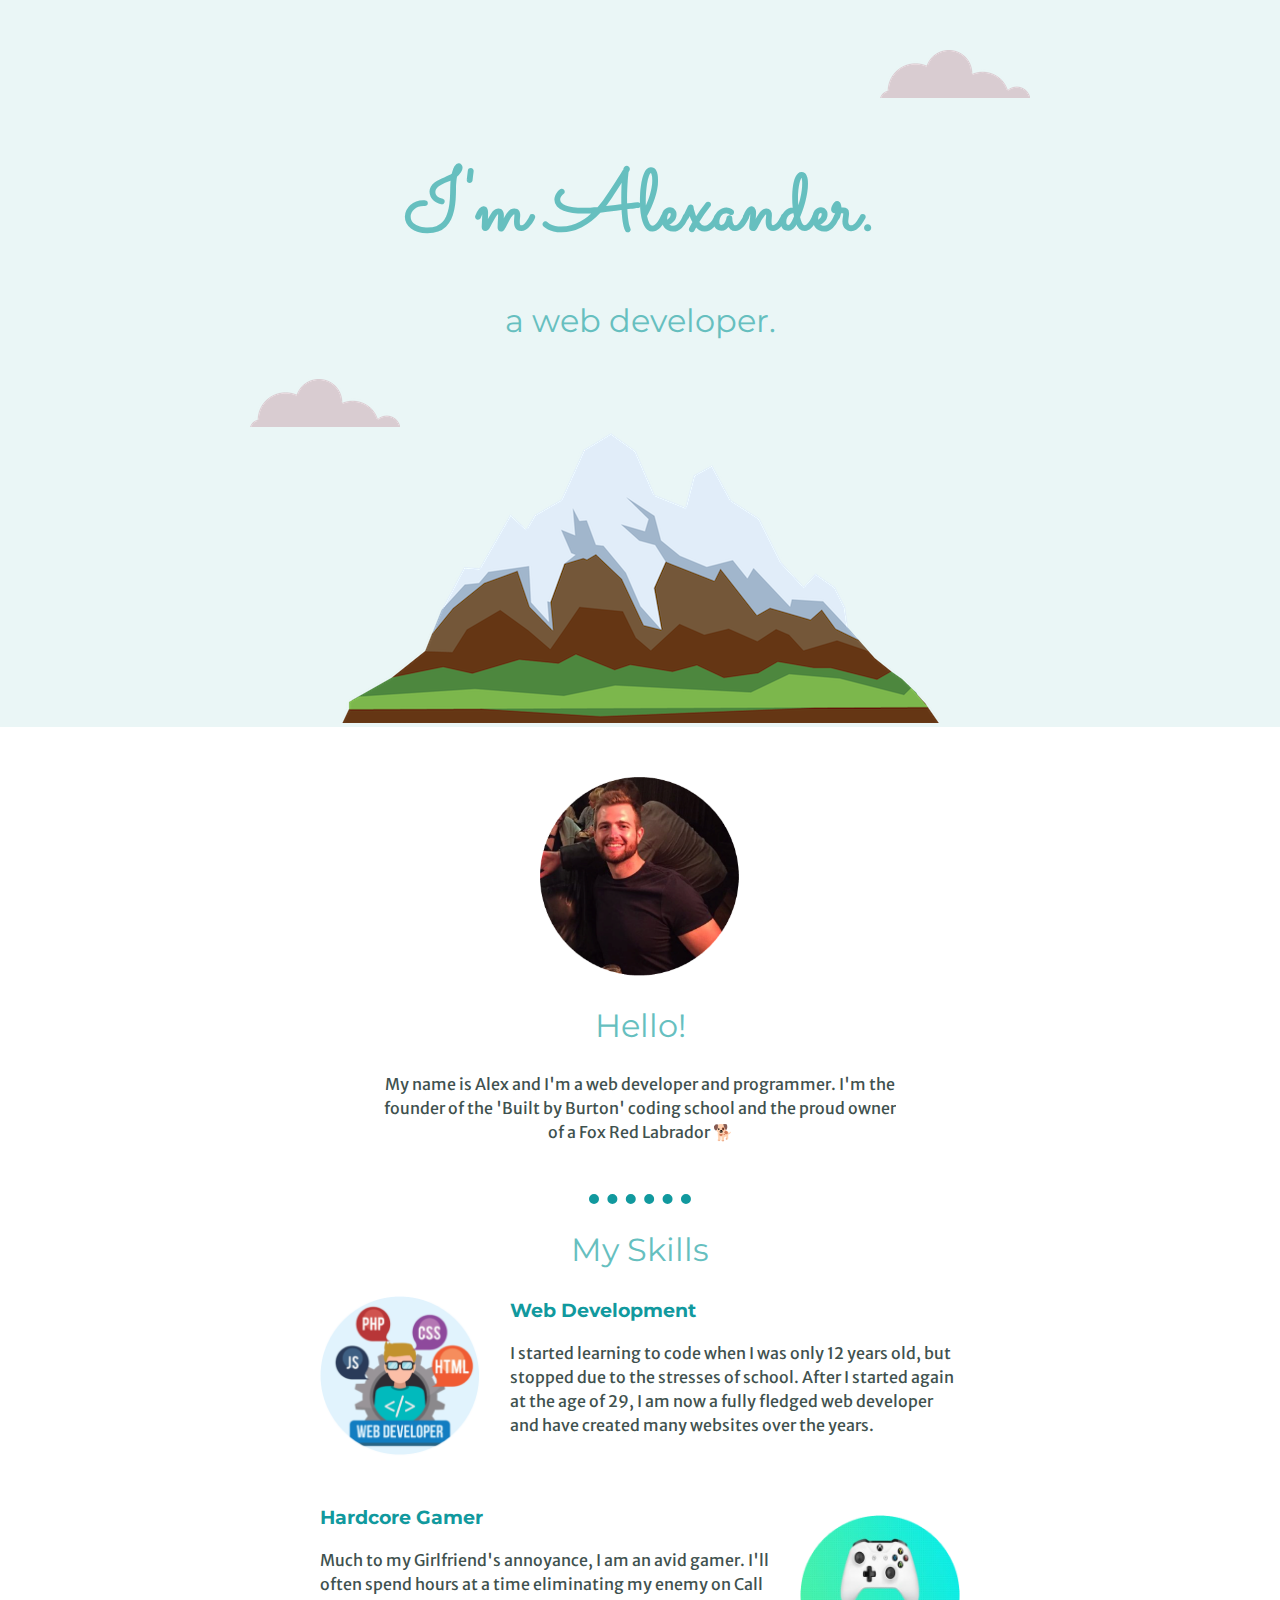
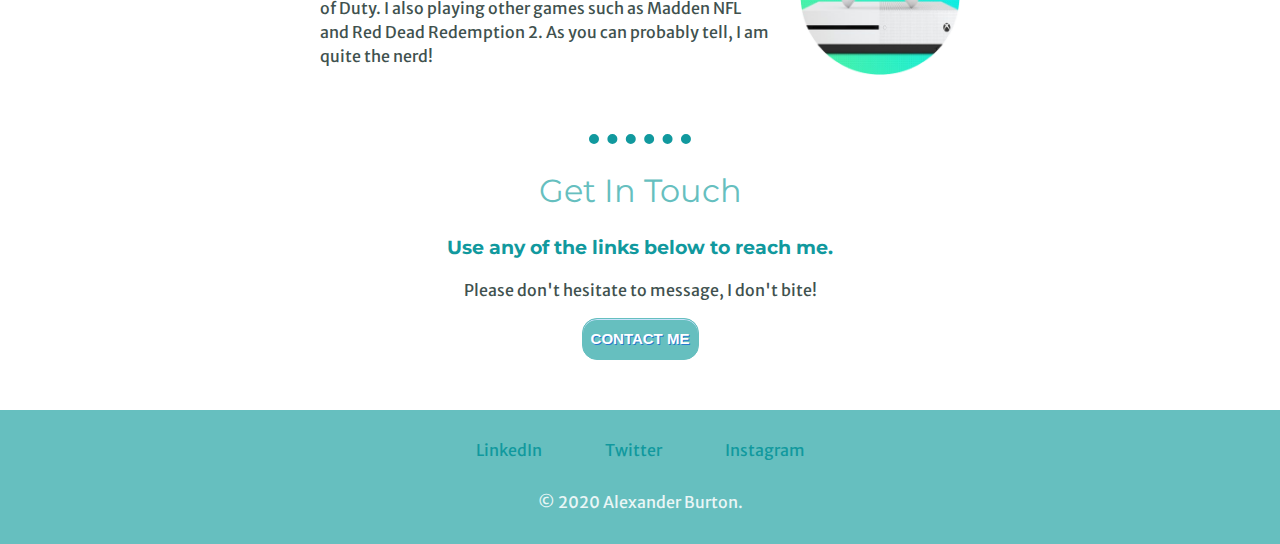
<file: index.html>
<!DOCTYPE html>
<html lang="en" dir="ltr">

<head>
  <meta charset="utf-8">
  <title>Alexander Burton</title>
  <link rel="stylesheet" href="CSS/styles.css">
  <link rel="icon" href="favicon.ico">
  <link href="https://fonts.googleapis.com/css?family=Merriweather+Sans|Montserrat|Sacramento&display=swap" rel="stylesheet">
  
</head>

<body>
  <div class="top-container">
    <img class="top-cloud" src="images/cloud.png" alt="cloud-img">
    <h1>I'm Alexander.</h1>
    <h2>a web developer.</h2>
    <img class="bottom-cloud" src="images/cloud.png" alt="cloud-img">
    <img src="images/mountain.png" alt="mountain-img">
  </div>

  <div class="middle-container">
    <div class="profile">
      <img class="profpic" src="images/webdev-me.png" alt="Alexander Burton Profile Picture">
      <h2>Hello!</h2>
      <p>My name is Alex and I'm a web developer and programmer. I'm the founder of the 'Built by Burton' coding school and the proud owner of a Fox Red Labrador 🐕</p>
    </div>
    <hr>

    <div class="skills">
      <h2>My Skills</h2>

      <div class="container">


          <img class="webdev" src="images/logo.png">


        <div class="text-col-left">
          <h3>Web Development</h3>
          <p>I started learning to code when I was only 12 years old, but stopped due to the stresses of school. After I started again at the age of 29, I am now a fully fledged web developer and have created many websites over the years.</p>
        </div>
      </div>

      <div class="container">
        <div class="text-col-right">
          <h3>Hardcore Gamer</h3>
      <p>Much to my Girlfriend's annoyance, I am an avid gamer. I'll often spend hours at a time eliminating my enemy on Call of Duty. I also playing other games such as Madden NFL and Red Dead Redemption 2. As you can probably tell, I am quite the nerd!</p>
        </div>


          <img class="xbox" src="images/logo2.png">

      </div>
    </div>

    <hr>

    <div class="contact-me">
      <h2>Get In Touch</h2>
      <h3>Use any of the links below to reach me.</h3>
      <p>Please don't hesitate to message, I don't bite!</p>
      <a class="btn" href="mailto:alexjacobburton90@gmail.com">CONTACT ME</a>
    </div>
  </div>


  <div class="bottom-container">
    <a class="footer-link" href="https://www.linkedin.com/in/alexander-burton-2596639a/">LinkedIn</a>
    <a class="footer-link" href="https://twitter.com/AlexBurton90">Twitter</a>
    <a class="footer-link" href="https://www.instagram.com/alexjacobburton/?hl=en">Instagram</a>
    <p class="footer">© 2020 Alexander Burton.</p>
  </div>

</body>

</html>
</file>
<file: CSS/styles.css>
/* TO REMOVE WHITE SPACE AT THE BOTTOM OF THE PAGE, SET THE FINAL ELEMENTS MARGIN TO ZERO,
 OR SET HTML HEIGHT TO 100% */

body {
  margin: 0 auto 0 auto;
  text-align: center;
  font-family: 'Merriweather Sans', sans-serif;
  color: #40514E;
}

h1 {
  font-size: 85px;
  color: #66BFBF;
  margin: 50px auto 0 auto;
  font-family: 'Sacramento', cursive;
}

h2 {
  font-family: 'Montserrat', sans-serif;
  font-weight: normal;
  color: #66BFBF;
  font-size: 2rem;
}

h3 {
  font-family: 'Montserrat', sans-serif;
  Color: #11999E;
  margin-top: 0;
}

a {
  color: #11999E;
  font-family: 'Merriweather Sans', sans-serif;
  text-decoration: none;
}

a:hover {
  color: #EAF6F6;
}

hr {
  border-width: 10px;
  border-style: dotted none none none;
  width: 8%;
  color: #11999E;
}

p {
  overflow: hidden;
  line-height: 1.5;
}

.profile {
  text-align: center;
  width: 40%;
  margin: 50px auto 50px auto;
}

.top-container {
  background-color: #eaf6f6;
  position: relative;
  padding-top: 100px;
}

.middle-container {}

.bottom-container {
  background-color: #66BFBF;
  margin-bottom: 0;
  padding: 30px;
}

.top-cloud {
  position: absolute;
  right: 250px;
  top: 50px;
}

.bottom-cloud {
  position: absolute;
  left: 250px;
  bottom: 300px;
}

/* SET IMG OUTSIDE THEIR OWN DIV, MAKE SEPARATE DIV FOR TEXT COLUMN, MAKE WIDTH 100% AND SHOULD WORK! */

.container {
  display: flex;
  align-items: center;
  text-align: left;
  width: 50%;
  margin: 0 auto 50px auto;
}

.text-col-left {
  margin-left: 30px;
  width: 100%;
}

 .text-col-right {
  margin-right: 30px;
  width: 100%;
}

.xbox {
  width: 25%;
  height: 25%;
}

.webdev {
  width: 25%;
  height: 25%;
}




    /* SET THE DIV CONTAINER HOUSING THE IMAGE TO OVERFLOW AUTO TO MAKE IT ONE BIG BOX, MUCH EASIER TO
  POSITION TEXT AND HRS BELOW IT! */


.profpic {
  width: 200px;
}

.contact-me {
  margin-bottom: 50px;
}

.footer-link {
  padding: 0 30px 0 30px;
  position: relative;
  display: inline;
}

.btn {
	-moz-box-shadow:inset 0px 1px 0px 0px #cae3fc;
	-webkit-box-shadow:inset 0px 1px 0px 0px #cae3fc;
	box-shadow:inset 0px 1px 0px 0px #cae3fc;
	background:-webkit-gradient( linear, left top, left bottom, color-stop(0.05, #66BFBF), color-stop(1, #66BFBF) );
	background:-moz-linear-gradient( center top, #79bbff 5%, #4197ee 100% );
	filter:progid:DXImageTransform.Microsoft.gradient(startColorstr='#79bbff', endColorstr='#66BFBF');
	background-color:#66BFBF;
	-webkit-border-top-left-radius:15px;
	-moz-border-radius-topleft:15px;
	border-top-left-radius:15px;
	-webkit-border-top-right-radius:15px;
	-moz-border-radius-topright:15px;
	border-top-right-radius:15px;
	-webkit-border-bottom-right-radius:15px;
	-moz-border-radius-bottomright:15px;
	border-bottom-right-radius:15px;
	-webkit-border-bottom-left-radius:15px;
	-moz-border-radius-bottomleft:15px;
	border-bottom-left-radius:15px;
	text-indent:0px;
	border:1px solid #66BFBF;
	display:inline-block;
	color:#ffffff;
	font-family:Arial;
	font-size:15px;
	font-weight:bold;
	font-style:normal;
	height:40px;
	line-height:40px;
	width:115px;
	text-decoration:none;
	text-align:center;
	text-shadow:1px 1px 0px #287ace;
}
.btn:hover {
	background:-webkit-gradient( linear, left top, left bottom, color-stop(0.05, #11999E), color-stop(1, #11999E) );
	background:-moz-linear-gradient( center top, #11999E 5%, #11999E 100% );
	filter:progid:DXImageTransform.Microsoft.gradient(startColorstr='#4197ee', endColorstr='#79bbff');
	background-color:#4197ee;
}

.btn:active {
	position:relative;
	top:1px;
}

/* TO REMOVE WHITE SPACE AT THE BOTTOM OF THE PAGE, SET THE FINAL ELEMENTS MARGIN TO ZERO,
 OR SET HTML HEIGHT TO 100% */

.footer {
  color: #EAF6F6;
  margin: 30px 0 0 0;
}
</file>
